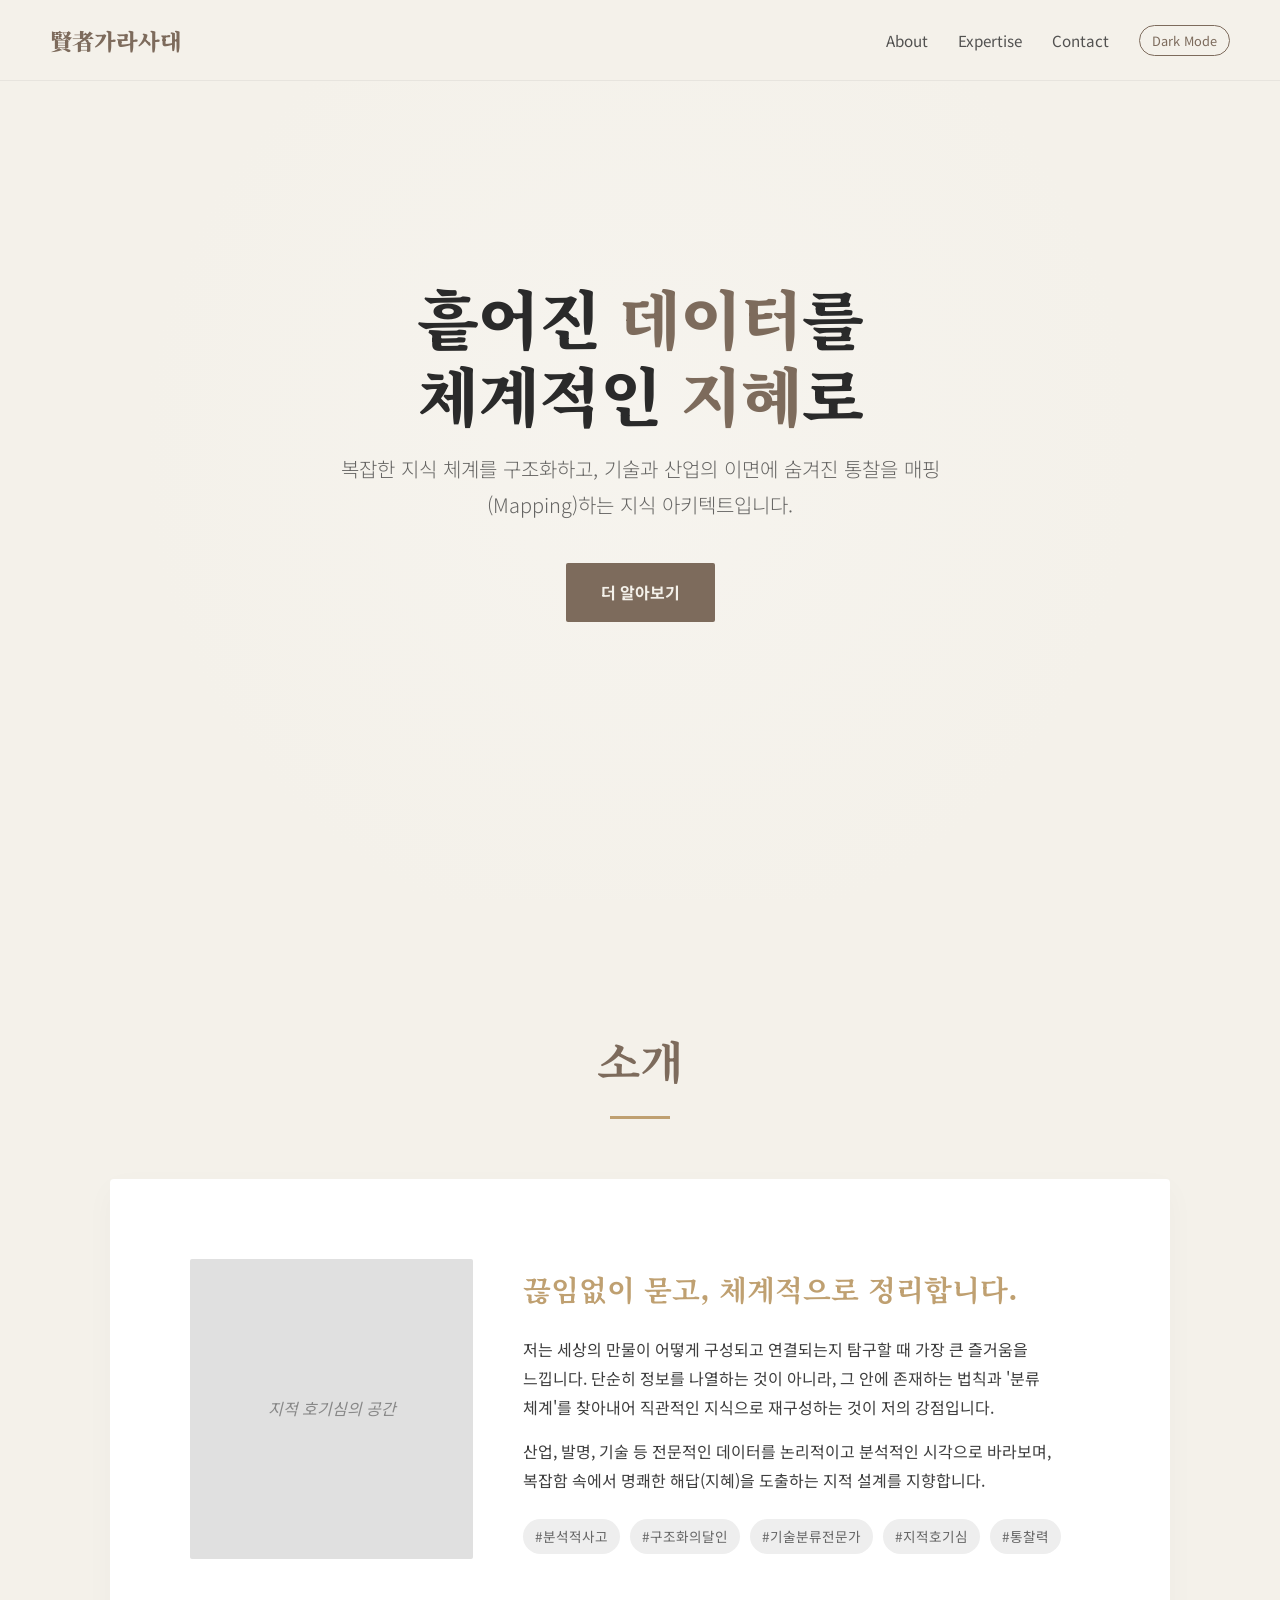
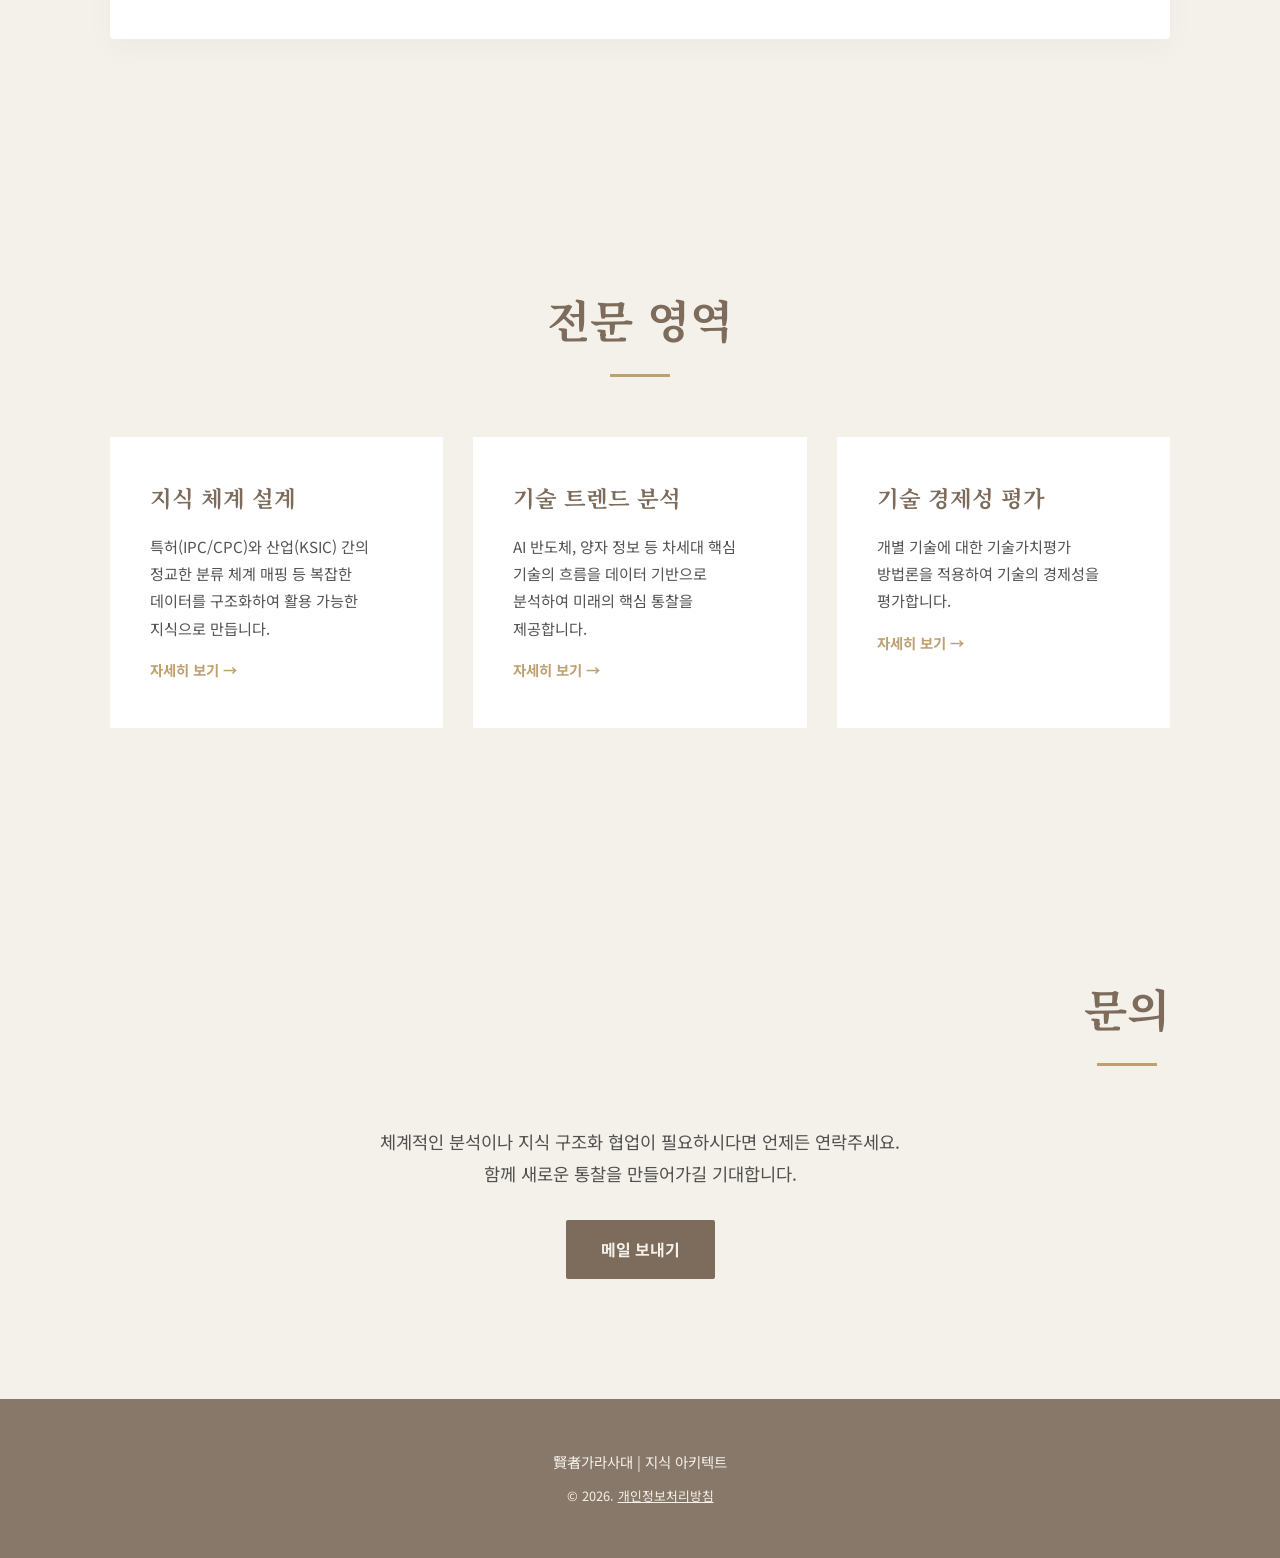
<file: index.html>
<!DOCTYPE html>
<html lang="ko">
<head>
    <!-- Google tag (gtag.js) -->
    <script async src="https://www.googletagmanager.com/gtag/js?id=G-Q8E2PJ7VMZ"></script>
    <script>
      window.dataLayer = window.dataLayer || [];
      function gtag(){dataLayer.push(arguments);}
      gtag('js', new Date());

      gtag('config', 'G-Q8E2PJ7VMZ');
    </script>
    <meta charset="UTF-8">
    <meta name="viewport" content="width=device-width, initial-scale=1.0">
    <title>현자가라사대 | 지식의 아키텍트</title>
    <meta name="google-adsense-account" content="ca-pub-5264969592779186">
    <script async src="https://pagead2.googlesyndication.com/pagead/js/adsbygoogle.js?client=ca-pub-5264969592779186" crossorigin="anonymous"></script>
    <link href="https://fonts.googleapis.com/css2?family=Noto+Sans+KR:wght@300;400;700&family=Noto+Serif+KR:wght@400;700;900&display=swap" rel="stylesheet">
    <link rel="stylesheet" href="style.css">
</head>
<body>

    <header>
        <div class="logo"><a href="index.html">賢者가라사대</a></div>
        <nav>
            <ul>
                <li><a href="#about">About</a></li>
                <li><a href="#expertise">Expertise</a></li>
                <li><a href="#contact">Contact</a></li>
                <li><button id="theme-toggle" class="theme-toggle">Dark Mode</button></li>
            </ul>
        </nav>
    </header>

    <section class="hero">
        <h1>흩어진 <span>데이터</span>를<br>체계적인 <span>지혜</span>로</h1>
        <p>복잡한 지식 체계를 구조화하고, 기술과 산업의 이면에 숨겨진 통찰을 매핑(Mapping)하는 지식 아키텍트입니다.</p>
        <a href="#about" class="cta-btn">더 알아보기</a>
    </section>

    <section id="about">
        <h2 class="section-title">소개</h2>
        <div class="profile">
            <div style="width:100%; height:300px; background:#e0e0e0; border-radius:2px; display:flex; align-items:center; justify-content:center; font-style:italic; color:#888;">지적 호기심의 공간</div>
            <div class="profile-text">
                <h3>끊임없이 묻고, 체계적으로 정리합니다.</h3>
                <p>저는 세상의 만물이 어떻게 구성되고 연결되는지 탐구할 때 가장 큰 즐거움을 느낍니다. 단순히 정보를 나열하는 것이 아니라, 그 안에 존재하는 법칙과 '분류 체계'를 찾아내어 직관적인 지식으로 재구성하는 것이 저의 강점입니다.</p>
                <p>산업, 발명, 기술 등 전문적인 데이터를 논리적이고 분석적인 시각으로 바라보며, 복잡함 속에서 명쾌한 해답(지혜)을 도출하는 지적 설계를 지향합니다.</p>
                <div class="tags">
                    <span class="tag">#분석적사고</span>
                    <span class="tag">#구조화의달인</span>
                    <span class="tag">#기술분류전문가</span>
                    <span class="tag">#지적호기심</span>
                    <span class="tag">#통찰력</span>
                </div>
            </div>
        </div>
    </section>

    <section id="expertise">
        <h2 class="section-title">전문 영역</h2>
        <div class="expert-grid">
            <a href="expertise-knowledge.html" class="expert-card">
                <h4>지식 체계 설계</h4>
                <p>특허(IPC/CPC)와 산업(KSIC) 간의 정교한 분류 체계 매핑 등 복잡한 데이터를 구조화하여 활용 가능한 지식으로 만듭니다.</p>
                <span class="more-link">자세히 보기 &rarr;</span>
            </a>
            <a href="expertise-trend.html" class="expert-card">
                <h4>기술 트렌드 분석</h4>
                <p>AI 반도체, 양자 정보 등 차세대 핵심 기술의 흐름을 데이터 기반으로 분석하여 미래의 핵심 통찰을 제공합니다.</p>
                <span class="more-link">자세히 보기 &rarr;</span>
            </a>
            <a href="expertise-evaluation.html" class="expert-card">
                <h4>기술 경제성 평가</h4>
                <p>개별 기술에 대한 기술가치평가 방법론을 적용하여 기술의 경제성을 평가합니다.</p>
                <span class="more-link">자세히 보기 &rarr;</span>
            </a>
        </div>
    </section>

    <section id="contact" class="contact">
        <h2 class="section-title">문의</h2>
        <p>체계적인 분석이나 지식 구조화 협업이 필요하시다면 언제든 연락주세요.<br>함께 새로운 통찰을 만들어가길 기대합니다.</p>
        <a href="mailto:your-email@example.com" class="cta-btn">메일 보내기</a>
    </section>

    <footer>
        <p>賢者가라사대 | 지식 아키텍트</p>
        <p style="margin-top:10px; font-size:0.8rem;">&copy; 2026. <a href="privacy.html" style="text-decoration: underline;">개인정보처리방침</a></p>


    </footer>

    <script src="main.js"></script>
</body>
</html>
</file>
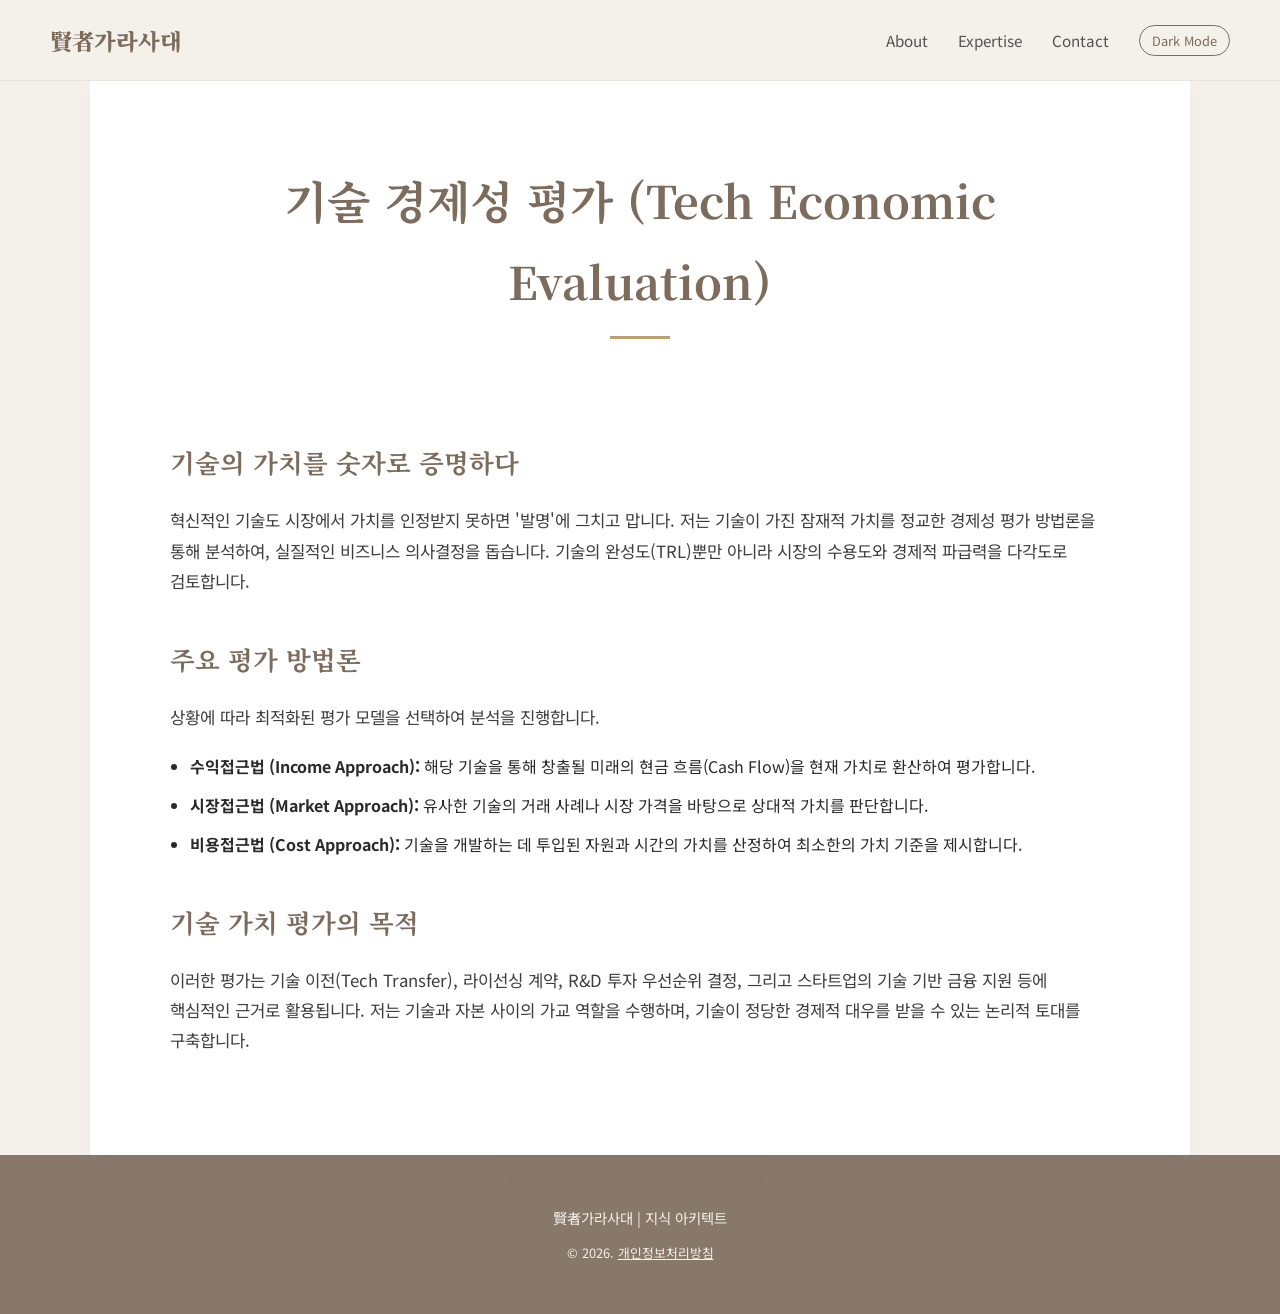
<file: expertise-evaluation.html>
<!DOCTYPE html>
<html lang="ko">
<head>
    <!-- Google tag (gtag.js) -->
    <script async src="https://www.googletagmanager.com/gtag/js?id=G-Q8E2PJ7VMZ"></script>
    <script>
      window.dataLayer = window.dataLayer || [];
      function gtag(){dataLayer.push(arguments);}
      gtag('js', new Date());

      gtag('config', 'G-Q8E2PJ7VMZ');
    </script>
    <meta charset="UTF-8">
    <meta name="viewport" content="width=device-width, initial-scale=1.0">
    <title>기술 경제성 평가 | 현자가라사대</title>
    <meta name="google-adsense-account" content="ca-pub-5264969592779186">
    <link href="https://fonts.googleapis.com/css2?family=Noto+Sans+KR:wght@300;400;700&family=Noto+Serif+KR:wght@400;700;900&display=swap" rel="stylesheet">
    <link rel="stylesheet" href="style.css">
</head>
<body class="sub-page">
    <header>
        <div class="logo"><a href="index.html">賢者가라사대</a></div>
        <nav>
            <ul>
                <li><a href="index.html#about">About</a></li>
                <li><a href="index.html#expertise">Expertise</a></li>
                <li><a href="index.html#contact">Contact</a></li>
                <li><button id="theme-toggle" class="theme-toggle">Dark Mode</button></li>
            </ul>
        </nav>
    </header>

    <section class="content-detail">
        <h1 class="section-title">기술 경제성 평가 (Tech Economic Evaluation)</h1>
        <div class="text-block">
            <h3>기술의 가치를 숫자로 증명하다</h3>
            <p>혁신적인 기술도 시장에서 가치를 인정받지 못하면 '발명'에 그치고 맙니다. 저는 기술이 가진 잠재적 가치를 정교한 경제성 평가 방법론을 통해 분석하여, 실질적인 비즈니스 의사결정을 돕습니다. 기술의 완성도(TRL)뿐만 아니라 시장의 수용도와 경제적 파급력을 다각도로 검토합니다.</p>

            <h3>주요 평가 방법론</h3>
            <p>상황에 따라 최적화된 평가 모델을 선택하여 분석을 진행합니다.</p>
            <ul>
                <li><strong>수익접근법 (Income Approach):</strong> 해당 기술을 통해 창출될 미래의 현금 흐름(Cash Flow)을 현재 가치로 환산하여 평가합니다.</li>
                <li><strong>시장접근법 (Market Approach):</strong> 유사한 기술의 거래 사례나 시장 가격을 바탕으로 상대적 가치를 판단합니다.</li>
                <li><strong>비용접근법 (Cost Approach):</strong> 기술을 개발하는 데 투입된 자원과 시간의 가치를 산정하여 최소한의 가치 기준을 제시합니다.</li>
            </ul>

            <h3>기술 가치 평가의 목적</h3>
            <p>이러한 평가는 기술 이전(Tech Transfer), 라이선싱 계약, R&D 투자 우선순위 결정, 그리고 스타트업의 기술 기반 금융 지원 등에 핵심적인 근거로 활용됩니다. 저는 기술과 자본 사이의 가교 역할을 수행하며, 기술이 정당한 경제적 대우를 받을 수 있는 논리적 토대를 구축합니다.</p>
        </div>
    </section>

    <footer>
        <p>賢者가라사대 | 지식 아키텍트</p>
        <p style="margin-top:10px; font-size:0.8rem;">&copy; 2026. <a href="privacy.html" style="text-decoration: underline;">개인정보처리방침</a></p>
    </footer>

    <script src="main.js"></script>
</body>
</html>
</file>
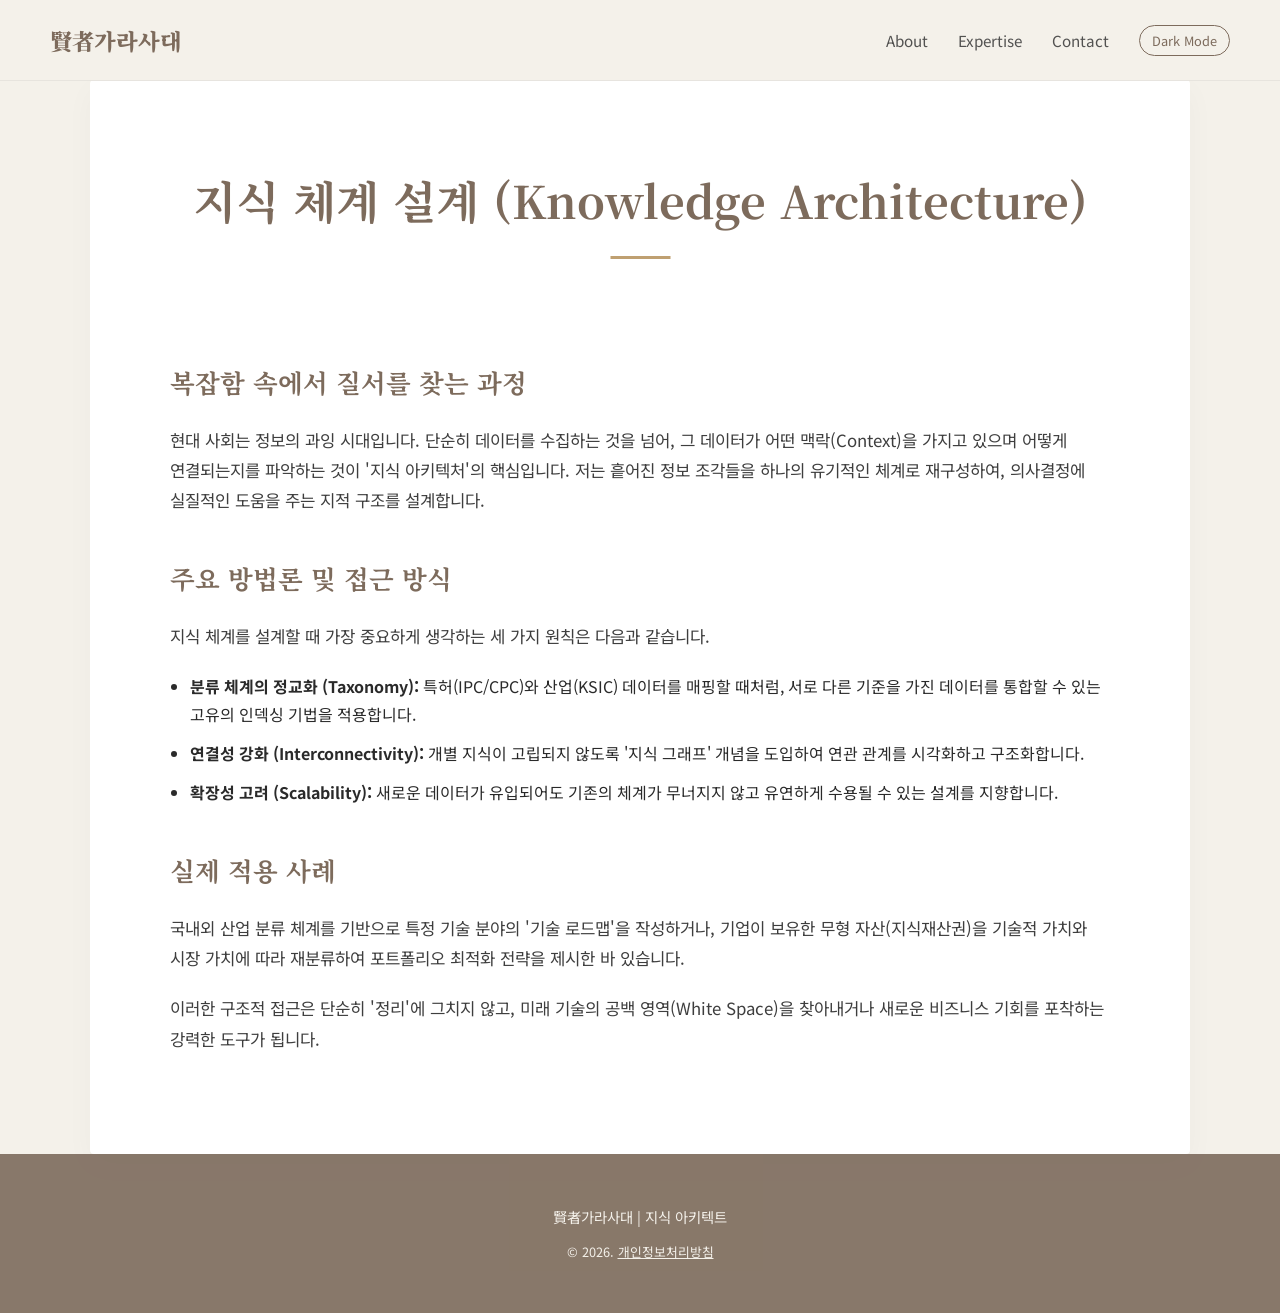
<file: expertise-knowledge.html>
<!DOCTYPE html>
<html lang="ko">
<head>
    <!-- Google tag (gtag.js) -->
    <script async src="https://www.googletagmanager.com/gtag/js?id=G-Q8E2PJ7VMZ"></script>
    <script>
      window.dataLayer = window.dataLayer || [];
      function gtag(){dataLayer.push(arguments);}
      gtag('js', new Date());

      gtag('config', 'G-Q8E2PJ7VMZ');
    </script>
    <meta charset="UTF-8">
    <meta name="viewport" content="width=device-width, initial-scale=1.0">
    <title>지식 체계 설계 | 현자가라사대</title>
    <meta name="google-adsense-account" content="ca-pub-5264969592779186">
    <link href="https://fonts.googleapis.com/css2?family=Noto+Sans+KR:wght@300;400;700&family=Noto+Serif+KR:wght@400;700;900&display=swap" rel="stylesheet">
    <link rel="stylesheet" href="style.css">
</head>
<body class="sub-page">
    <header>
        <div class="logo"><a href="index.html">賢者가라사대</a></div>
        <nav>
            <ul>
                <li><a href="index.html#about">About</a></li>
                <li><a href="index.html#expertise">Expertise</a></li>
                <li><a href="index.html#contact">Contact</a></li>
                <li><button id="theme-toggle" class="theme-toggle">Dark Mode</button></li>
            </ul>
        </nav>
    </header>

    <section class="content-detail">
        <h1 class="section-title">지식 체계 설계 (Knowledge Architecture)</h1>
        <div class="text-block">
            <h3>복잡함 속에서 질서를 찾는 과정</h3>
            <p>현대 사회는 정보의 과잉 시대입니다. 단순히 데이터를 수집하는 것을 넘어, 그 데이터가 어떤 맥락(Context)을 가지고 있으며 어떻게 연결되는지를 파악하는 것이 '지식 아키텍처'의 핵심입니다. 저는 흩어진 정보 조각들을 하나의 유기적인 체계로 재구성하여, 의사결정에 실질적인 도움을 주는 지적 구조를 설계합니다.</p>

            <h3>주요 방법론 및 접근 방식</h3>
            <p>지식 체계를 설계할 때 가장 중요하게 생각하는 세 가지 원칙은 다음과 같습니다.</p>
            <ul>
                <li><strong>분류 체계의 정교화 (Taxonomy):</strong> 특허(IPC/CPC)와 산업(KSIC) 데이터를 매핑할 때처럼, 서로 다른 기준을 가진 데이터를 통합할 수 있는 고유의 인덱싱 기법을 적용합니다.</li>
                <li><strong>연결성 강화 (Interconnectivity):</strong> 개별 지식이 고립되지 않도록 '지식 그래프' 개념을 도입하여 연관 관계를 시각화하고 구조화합니다.</li>
                <li><strong>확장성 고려 (Scalability):</strong> 새로운 데이터가 유입되어도 기존의 체계가 무너지지 않고 유연하게 수용될 수 있는 설계를 지향합니다.</li>
            </ul>

            <h3>실제 적용 사례</h3>
            <p>국내외 산업 분류 체계를 기반으로 특정 기술 분야의 '기술 로드맵'을 작성하거나, 기업이 보유한 무형 자산(지식재산권)을 기술적 가치와 시장 가치에 따라 재분류하여 포트폴리오 최적화 전략을 제시한 바 있습니다.</p>
            
            <p>이러한 구조적 접근은 단순히 '정리'에 그치지 않고, 미래 기술의 공백 영역(White Space)을 찾아내거나 새로운 비즈니스 기회를 포착하는 강력한 도구가 됩니다.</p>
        </div>
    </section>

    <footer>
        <p>賢者가라사대 | 지식 아키텍트</p>
        <p style="margin-top:10px; font-size:0.8rem;">&copy; 2026. <a href="privacy.html" style="text-decoration: underline;">개인정보처리방침</a></p>
    </footer>

    <script src="main.js"></script>
</body>
</html>
</file>
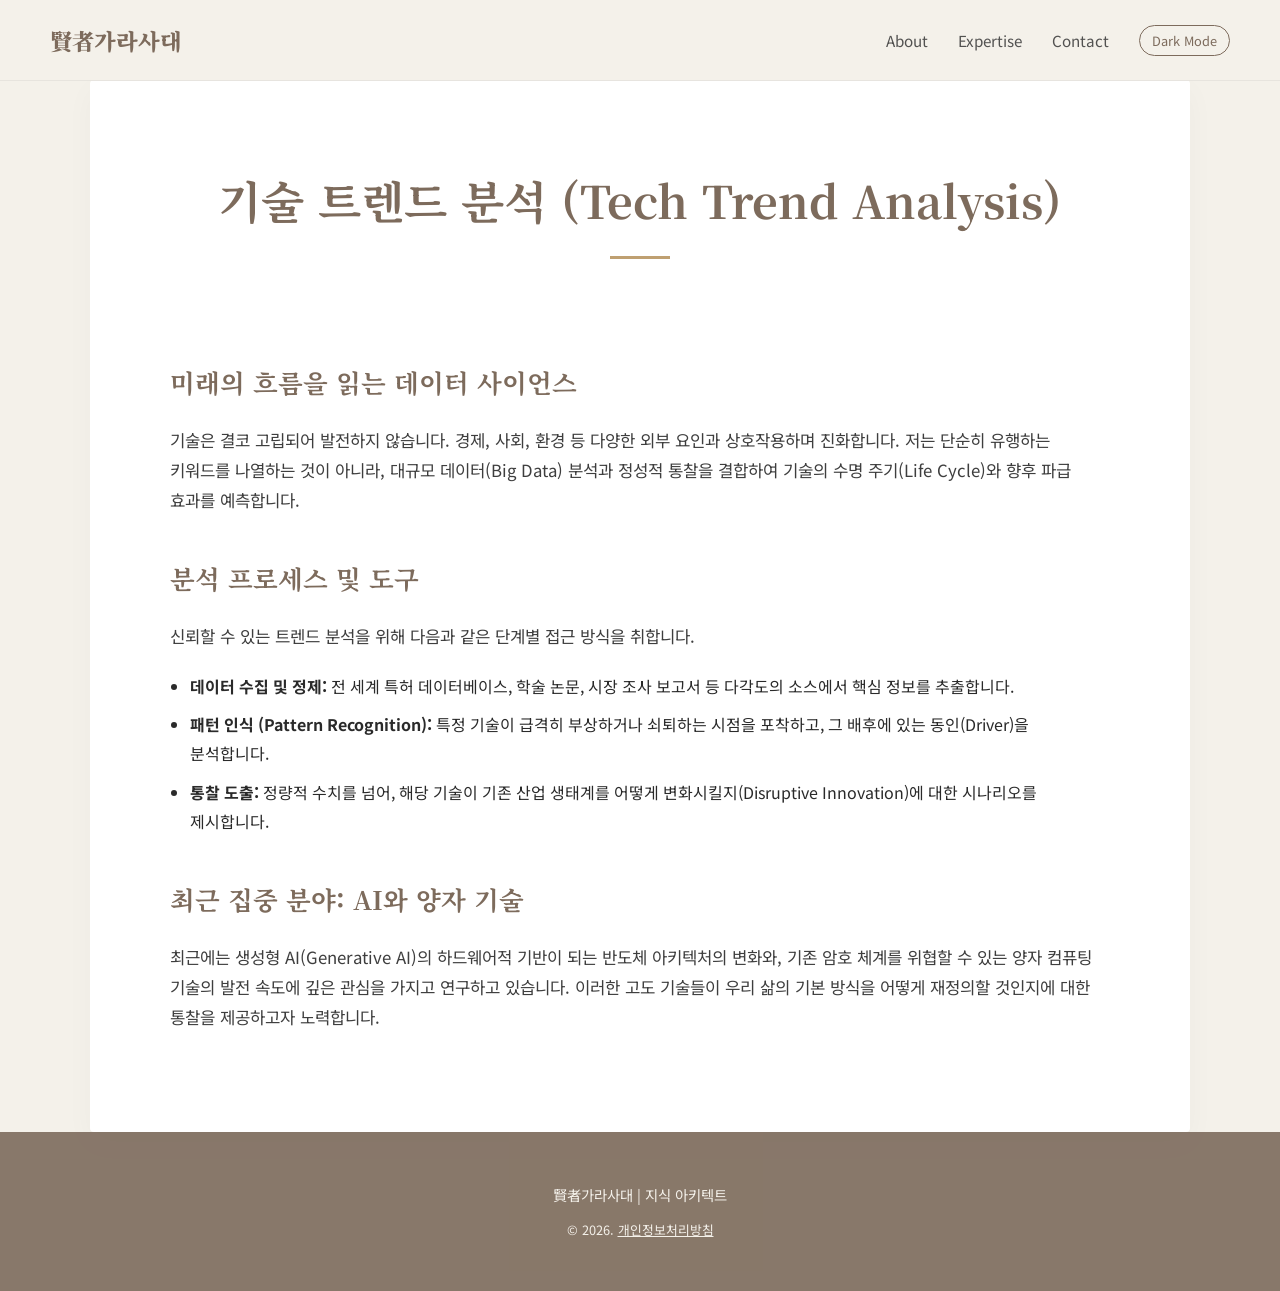
<file: expertise-trend.html>
<!DOCTYPE html>
<html lang="ko">
<head>
    <!-- Google tag (gtag.js) -->
    <script async src="https://www.googletagmanager.com/gtag/js?id=G-Q8E2PJ7VMZ"></script>
    <script>
      window.dataLayer = window.dataLayer || [];
      function gtag(){dataLayer.push(arguments);}
      gtag('js', new Date());

      gtag('config', 'G-Q8E2PJ7VMZ');
    </script>
    <meta charset="UTF-8">
    <meta name="viewport" content="width=device-width, initial-scale=1.0">
    <title>기술 트렌드 분석 | 현자가라사대</title>
    <meta name="google-adsense-account" content="ca-pub-5264969592779186">
    <link href="https://fonts.googleapis.com/css2?family=Noto+Sans+KR:wght@300;400;700&family=Noto+Serif+KR:wght@400;700;900&display=swap" rel="stylesheet">
    <link rel="stylesheet" href="style.css">
</head>
<body class="sub-page">
    <header>
        <div class="logo"><a href="index.html">賢者가라사대</a></div>
        <nav>
            <ul>
                <li><a href="index.html#about">About</a></li>
                <li><a href="index.html#expertise">Expertise</a></li>
                <li><a href="index.html#contact">Contact</a></li>
                <li><button id="theme-toggle" class="theme-toggle">Dark Mode</button></li>
            </ul>
        </nav>
    </header>

    <section class="content-detail">
        <h1 class="section-title">기술 트렌드 분석 (Tech Trend Analysis)</h1>
        <div class="text-block">
            <h3>미래의 흐름을 읽는 데이터 사이언스</h3>
            <p>기술은 결코 고립되어 발전하지 않습니다. 경제, 사회, 환경 등 다양한 외부 요인과 상호작용하며 진화합니다. 저는 단순히 유행하는 키워드를 나열하는 것이 아니라, 대규모 데이터(Big Data) 분석과 정성적 통찰을 결합하여 기술의 수명 주기(Life Cycle)와 향후 파급 효과를 예측합니다.</p>

            <h3>분석 프로세스 및 도구</h3>
            <p>신뢰할 수 있는 트렌드 분석을 위해 다음과 같은 단계별 접근 방식을 취합니다.</p>
            <ul>
                <li><strong>데이터 수집 및 정제:</strong> 전 세계 특허 데이터베이스, 학술 논문, 시장 조사 보고서 등 다각도의 소스에서 핵심 정보를 추출합니다.</li>
                <li><strong>패턴 인식 (Pattern Recognition):</strong> 특정 기술이 급격히 부상하거나 쇠퇴하는 시점을 포착하고, 그 배후에 있는 동인(Driver)을 분석합니다.</li>
                <li><strong>통찰 도출:</strong> 정량적 수치를 넘어, 해당 기술이 기존 산업 생태계를 어떻게 변화시킬지(Disruptive Innovation)에 대한 시나리오를 제시합니다.</li>
            </ul>

            <h3>최근 집중 분야: AI와 양자 기술</h3>
            <p>최근에는 생성형 AI(Generative AI)의 하드웨어적 기반이 되는 반도체 아키텍처의 변화와, 기존 암호 체계를 위협할 수 있는 양자 컴퓨팅 기술의 발전 속도에 깊은 관심을 가지고 연구하고 있습니다. 이러한 고도 기술들이 우리 삶의 기본 방식을 어떻게 재정의할 것인지에 대한 통찰을 제공하고자 노력합니다.</p>
        </div>
    </section>

    <footer>
        <p>賢者가라사대 | 지식 아키텍트</p>
        <p style="margin-top:10px; font-size:0.8rem;">&copy; 2026. <a href="privacy.html" style="text-decoration: underline;">개인정보처리방침</a></p>
    </footer>

    <script src="main.js"></script>
</body>
</html>
</file>
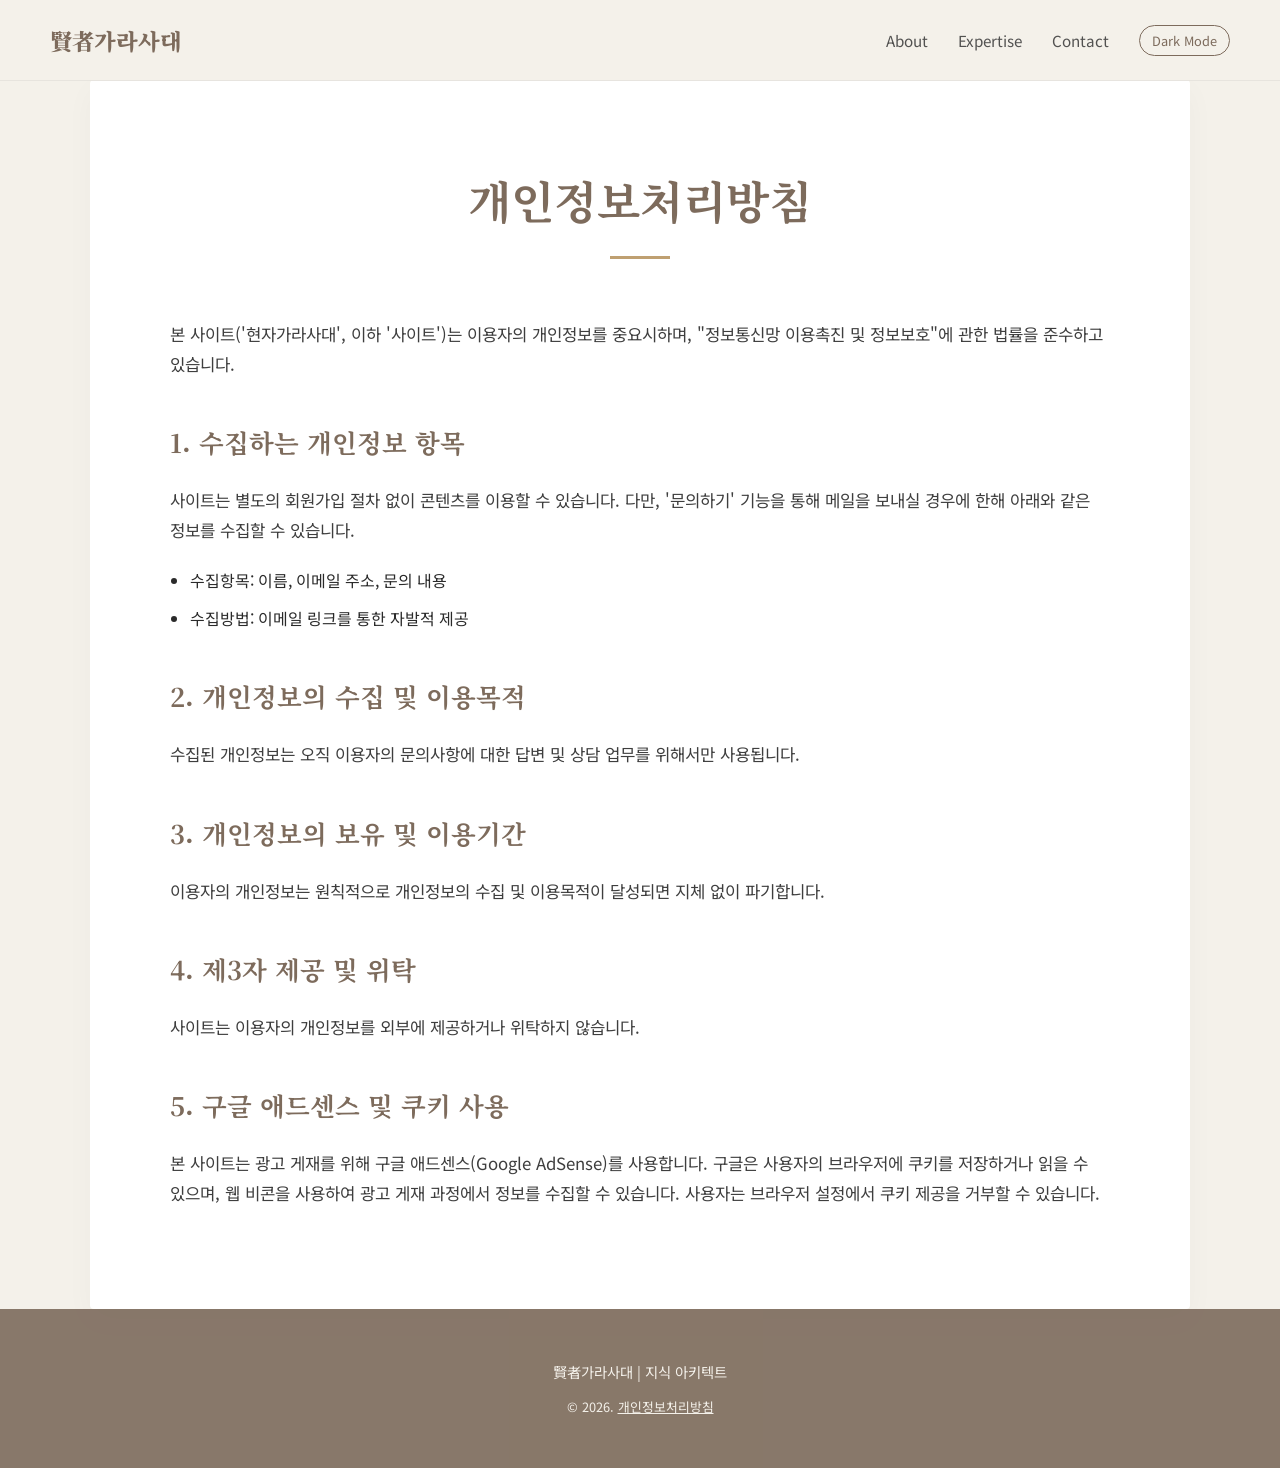
<file: privacy.html>
<!DOCTYPE html>
<html lang="ko">
<head>
    <!-- Google tag (gtag.js) -->
    <script async src="https://www.googletagmanager.com/gtag/js?id=G-Q8E2PJ7VMZ"></script>
    <script>
      window.dataLayer = window.dataLayer || [];
      function gtag(){dataLayer.push(arguments);}
      gtag('js', new Date());

      gtag('config', 'G-Q8E2PJ7VMZ');
    </script>
    <meta charset="UTF-8">
    <meta name="viewport" content="width=device-width, initial-scale=1.0">
    <title>개인정보처리방침 | 현자가라사대</title>
    <link href="https://fonts.googleapis.com/css2?family=Noto+Sans+KR:wght@300;400;700&family=Noto+Serif+KR:wght@400;700;900&display=swap" rel="stylesheet">
    <link rel="stylesheet" href="style.css">
</head>
<body class="sub-page">
    <header>
        <div class="logo"><a href="index.html">賢者가라사대</a></div>
        <nav>
            <ul>
                <li><a href="index.html#about">About</a></li>
                <li><a href="index.html#expertise">Expertise</a></li>
                <li><a href="index.html#contact">Contact</a></li>
                <li><button id="theme-toggle" class="theme-toggle">Dark Mode</button></li>
            </ul>
        </nav>
    </header>

    <section class="content-detail">
        <h1 class="section-title">개인정보처리방침</h1>
        <div class="text-block">
            <p>본 사이트('현자가라사대', 이하 '사이트')는 이용자의 개인정보를 중요시하며, "정보통신망 이용촉진 및 정보보호"에 관한 법률을 준수하고 있습니다.</p>
            
            <h3>1. 수집하는 개인정보 항목</h3>
            <p>사이트는 별도의 회원가입 절차 없이 콘텐츠를 이용할 수 있습니다. 다만, '문의하기' 기능을 통해 메일을 보내실 경우에 한해 아래와 같은 정보를 수집할 수 있습니다.</p>
            <ul>
                <li>수집항목: 이름, 이메일 주소, 문의 내용</li>
                <li>수집방법: 이메일 링크를 통한 자발적 제공</li>
            </ul>

            <h3>2. 개인정보의 수집 및 이용목적</h3>
            <p>수집된 개인정보는 오직 이용자의 문의사항에 대한 답변 및 상담 업무를 위해서만 사용됩니다.</p>

            <h3>3. 개인정보의 보유 및 이용기간</h3>
            <p>이용자의 개인정보는 원칙적으로 개인정보의 수집 및 이용목적이 달성되면 지체 없이 파기합니다.</p>

            <h3>4. 제3자 제공 및 위탁</h3>
            <p>사이트는 이용자의 개인정보를 외부에 제공하거나 위탁하지 않습니다.</p>

            <h3>5. 구글 애드센스 및 쿠키 사용</h3>
            <p>본 사이트는 광고 게재를 위해 구글 애드센스(Google AdSense)를 사용합니다. 구글은 사용자의 브라우저에 쿠키를 저장하거나 읽을 수 있으며, 웹 비콘을 사용하여 광고 게재 과정에서 정보를 수집할 수 있습니다. 사용자는 브라우저 설정에서 쿠키 제공을 거부할 수 있습니다.</p>
        </div>
    </section>

    <footer>
        <p>賢者가라사대 | 지식 아키텍트</p>
        <p style="margin-top:10px; font-size:0.8rem;">&copy; 2026. <a href="privacy.html" style="text-decoration: underline;">개인정보처리방침</a></p>
    </footer>

    <script src="main.js"></script>
</body>
</html>
</file>
<file: style.css>
:root {
    --bg-color: #f4f1ea; /* 차분한 종이 질감의 아이보리 */
    --text-main: #2a2a2a; /* 짙은 회색 */
    --accent-color: #7d6b5c; /* 지적이고 따뜻한 톤의 브라운 */
    --point-color: #bfa071; /* 골드 톤의 하이라이트 */
    --header-bg: rgba(244, 241, 234, 0.95);
    --card-bg: white;
    --tag-bg: #eee;
    --tag-text: #666;
    --hero-gradient: radial-gradient(circle at center, rgba(255,255,255,0.2) 0%, rgba(244,241,234,1) 70%);
    --serif: 'Noto Serif KR', serif;
    --sans: 'Noto Sans KR', sans-serif;
    --transition: 0.3s ease;
}

body.dark-mode {
    --bg-color: #1a1a1a;
    --text-main: #e0e0e0;
    --accent-color: #d4c4b5;
    --point-color: #d4af37;
    --header-bg: rgba(26, 26, 26, 0.95);
    --card-bg: #2d2d2d;
    --tag-bg: #444;
    --tag-text: #ccc;
    --hero-gradient: radial-gradient(circle at center, rgba(0,0,0,0.4) 0%, rgba(26,26,26,1) 70%);
}

* { margin: 0; padding: 0; box-sizing: border-box; }

body {
    background-color: var(--bg-color);
    color: var(--text-main);
    font-family: var(--sans);
    line-height: 1.8;
    word-break: keep-all; /* 한글 가독성 향상 */
    transition: background-color var(--transition), color var(--transition);
}

a { text-decoration: none; color: inherit; transition: var(--transition); }

/* 네비게이션 */
header {
    width: 100%;
    padding: 20px 50px;
    position: fixed;
    top: 0;
    background-color: var(--header-bg);
    display: flex;
    justify-content: space-between;
    align-items: center;
    z-index: 1000;
    border-bottom: 1px solid rgba(0,0,0,0.05);
    transition: background-color var(--transition);
}

.logo {
    font-family: var(--serif);
    font-weight: 900;
    font-size: 1.4rem;
    color: var(--accent-color);
}

nav ul { list-style: none; display: flex; gap: 30px; align-items: center; }
nav a { font-size: 0.95rem; font-weight: 400; color: var(--text-main); opacity: 0.8; }
nav a:hover { color: var(--point-color); opacity: 1; }

/* 테마 토글 버튼 */
.theme-toggle {
    background: none;
    border: 1px solid var(--accent-color);
    color: var(--accent-color);
    padding: 5px 12px;
    border-radius: 20px;
    cursor: pointer;
    font-size: 0.8rem;
    font-family: var(--sans);
    transition: var(--transition);
}

.theme-toggle:hover {
    background-color: var(--accent-color);
    color: var(--bg-color);
}

/* 섹션 공통 */
section {
    padding: 120px 20px;
    max-width: 1100px;
    margin: 0 auto;
}

.section-title {
    font-family: var(--serif);
    font-size: 2.8rem;
    font-weight: 700;
    text-align: center;
    margin-bottom: 60px;
    color: var(--accent-color);
    position: relative;
    display: inline-block;
    left: 50%;
    transform: translateX(-50%);
}

.section-title::after {
    content: '';
    display: block;
    width: 60px;
    height: 3px;
    background-color: var(--point-color);
    margin: 15px auto 0;
}

/* 서브 페이지 전용 스타일 */
.content-detail {
    margin-top: 80px;
    background-color: var(--card-bg);
    padding: 80px;
    border-radius: 4px;
    box-shadow: 0 10px 30px rgba(0,0,0,0.03);
}

.text-block h3 {
    font-family: var(--serif);
    font-size: 1.6rem;
    margin: 40px 0 20px;
    color: var(--accent-color);
}

.text-block p {
    margin-bottom: 20px;
    color: var(--text-main);
    opacity: 0.9;
    font-size: 1.05rem;
}

.text-block ul {
    margin-bottom: 20px;
    padding-left: 20px;
}

.text-block li {
    margin-bottom: 10px;
}

/* Hero (메인 대문) */
.hero {
    height: 100vh;
    display: flex;
    flex-direction: column;
    justify-content: center;
    align-items: center;
    text-align: center;
    background: 
        var(--hero-gradient),
        url('[data-uri]'); /* 미세한 격자 패턴 */
}

.hero h1 {
    font-family: var(--serif);
    font-size: 4rem;
    font-weight: 900;
    line-height: 1.2;
    margin-bottom: 20px;
    letter-spacing: -1px;
}

.hero h1 span { color: var(--accent-color); }

.hero p {
    font-size: 1.25rem;
    font-weight: 300;
    color: var(--text-main);
    opacity: 0.7;
    margin-bottom: 40px;
    max-width: 600px;
}

.cta-btn {
    display: inline-block;
    padding: 15px 35px;
    background-color: var(--accent-color);
    color: var(--bg-color);
    font-weight: 700;
    border-radius: 2px;
    font-size: 1rem;
}
.cta-btn:hover { background-color: var(--point-color); transform: translateY(-2px); }

/* Profile (자기소개) */
.profile {
    background-color: var(--card-bg);
    box-shadow: 0 10px 30px rgba(0,0,0,0.03);
    border-radius: 4px;
    padding: 80px;
    display: grid;
    grid-template-columns: 1fr 2fr;
    gap: 50px;
    align-items: center;
    transition: background-color var(--transition);
}

.profile-text { text-align: left; }
.profile-text h3 { font-family: var(--serif); font-size: 1.8rem; margin-bottom: 20px; color: var(--point-color); }
.profile-text p { margin-bottom: 15px; color: var(--text-main); opacity: 0.9; }
.tags { display: flex; gap: 10px; flex-wrap: wrap; margin-top: 25px; }
.tag { background: var(--tag-bg); padding: 5px 12px; border-radius: 20px; font-size: 0.85rem; color: var(--tag-text); }

/* Expertise (전문성) */
.expert-grid {
    display: grid;
    grid-template-columns: repeat(3, 1fr);
    gap: 30px;
}

.expert-card {
    background: var(--card-bg);
    padding: 40px;
    border-bottom: 4px solid var(--card-bg);
    transition: var(--transition);
    text-align: left;
    display: block;
}

.expert-card:hover { border-bottom: 4px solid var(--point-color); transform: translateY(-5px); }
.expert-card h4 { font-family: var(--serif); font-size: 1.4rem; color: var(--accent-color); margin-bottom: 15px; }
.expert-card p { font-size: 0.95rem; color: var(--text-main); opacity: 0.8; }
.more-link { display: inline-block; margin-top: 15px; color: var(--point-color); font-weight: 700; font-size: 0.9rem; }

/* Contact */
.contact { text-align: center; }
.contact p { font-size: 1.1rem; margin-bottom: 30px; color: var(--text-main); opacity: 0.8; }

/* Footer */
footer {
    background-color: var(--accent-color);
    color: var(--bg-color);
    opacity: 0.9;
    padding: 50px 20px;
    text-align: center;
    font-size: 0.9rem;
}

/* 반응형 */
@media (max-width: 900px) {
    .profile, .expert-grid { grid-template-columns: 1fr; }
    .hero h1 { font-size: 2.8rem; }
    header { padding: 15px 20px; }
    .content-detail { padding: 40px 20px; }
}
</file>
